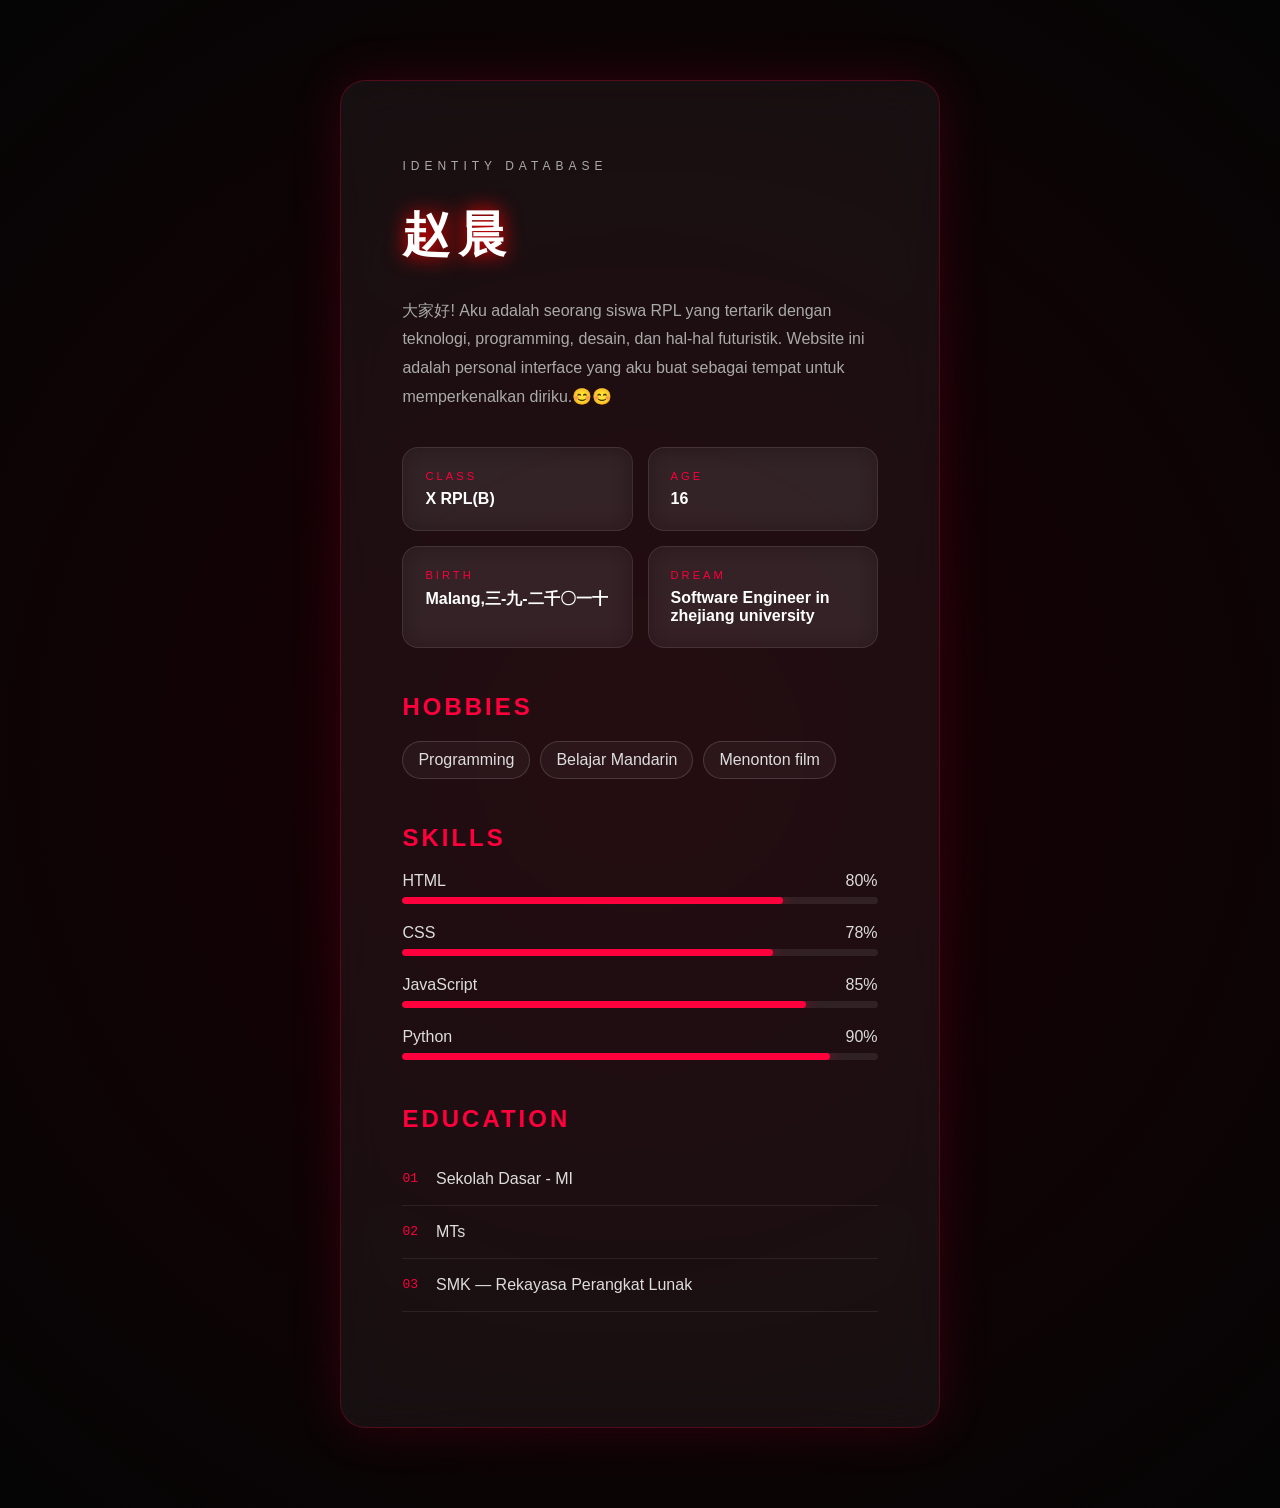
<file: pages/about.html>
<!DOCTYPE html>

<html lang="en">

<head>

<meta charset="UTF-8">

<meta name="viewport" content="width=device-width, initial-scale=1.0">


<title>Identity</title>


<link rel="stylesheet" href="../css/variables.css">

<link rel="stylesheet" href="../css/style.css">

<link rel="stylesheet" href="../css/components.css">

<link rel="stylesheet" href="../css/animation.css">


</head>


<body>


<div class="identity-page">


<div class="identity-card">


<div class="identity-container">

    <div class="identity-header">

        <p class="system-label">
            IDENTITY DATABASE
        </p>

        <h1 id="profileName">
            NEXUS USER
        </h1>

        <p id="profileAbout">
            Loading profile...
        </p>

    </div>


    <div class="identity-grid">


        <div class="info-card">

            <span class="info-label">
                CLASS
            </span>

            <strong id="profileClass">
                --
            </strong>

        </div>


        <div class="info-card">

            <span class="info-label">
                AGE
            </span>

            <strong id="profileAge">
                --
            </strong>

        </div>


        <div class="info-card">

            <span class="info-label">
                BIRTH
            </span>

            <strong id="profileBirth">
                --
            </strong>

        </div>


        <div class="info-card">

            <span class="info-label">
                DREAM
            </span>

            <strong id="profileDream">
                --
            </strong>

        </div>


    </div>


    <div class="profile-section">

        <h2>
            HOBBIES
        </h2>

        <div id="hobbyList" class="tag-container"></div>

    </div>


    <div class="profile-section">

        <h2>
            SKILLS
        </h2>

        <div id="skillList"></div>

    </div>


    <div class="profile-section">

        <h2>
            EDUCATION
        </h2>

        <div id="educationList"></div>

    </div>

</div>



<script src="../js/config.js"></script>

<script>

    document.getElementById("profileName").textContent =
        PROFILE.name;

    document.getElementById("profileAbout").textContent =
        PROFILE.about;

    document.getElementById("profileClass").textContent =
        PROFILE.class;

    document.getElementById("profileAge").textContent =
        PROFILE.age;

    document.getElementById("profileBirth").textContent =
        PROFILE.birth;

    document.getElementById("profileDream").textContent =
        PROFILE.dream;


    const hobbyList =
        document.getElementById("hobbyList");

    PROFILE.hobby.forEach(hobby => {

        const tag = document.createElement("span");

        tag.className = "hobby-tag";

        tag.textContent = hobby;

        hobbyList.appendChild(tag);

    });


    const skillList =
        document.getElementById("skillList");

    PROFILE.skills.forEach(skill => {

        skillList.innerHTML += `

            <div class="skill-item">

                <div class="skill-header">

                    <span>${skill.name}</span>

                    <span>${skill.value}%</span>

                </div>

                <div class="skill-bar">

                    <div
                        class="skill-fill"
                        style="width:${skill.value}%">
                    </div>

                </div>

            </div>

        `;

    });


    const educationList =
        document.getElementById("educationList");

    PROFILE.education.forEach((education, index) => {

        educationList.innerHTML += `

            <div class="education-item">

                <span class="education-number">
                    0${index + 1}
                </span>

                <span>
                    ${education}
                </span>

            </div>

        `;

    });

</script>


</body>

</html>
</file>
<file: css/variables.css>
:root{

    --bg:
    #050505;

    --panel:
    rgba(225,225,225,0.05);

    --red:
    #ff003c;

    --red-dark:
    #550014;

    --text:
    #ffffff;

    --gray:
    #8a8a8a;

    --glow:
    0 0 20px var(--red)

    --primary:#ff003c;

--secondary:#550014;

--glass:rgba(255,255,255,.05);

--border:rgba(255,0,60,.2);

--shadow:0 0 25px rgba(255,0,60,.2);

--radius:20px;
}

/* =========================================
   NEXUS TYPOGRAPHY
========================================= */

:root {

    --font-display:
        "Orbitron",
        sans-serif;

    --font-ui:
        "Rajdhani",
        sans-serif;

}


/* DISPLAY / TITLE */

h1,
h2,
h3,
.glitch,
.system-label,
.game-number,
.coreTitle,
.game-glitch-line {

    font-family:
        var(--font-display);

}


/* UI / BODY */

body,
button,
input,
p,
span,
strong,
small {

    font-family:
        var(--font-ui);

}

/* LOADING TITLE */
#boot-screen .glitch {
    font-family: var(--font-display);
    font-size: clamp(2rem, 9vw, 3rem);
    letter-spacing: 5px;
}
</file>
<file: css/style.css>
* {
  margin: 0;
  padding: 0;

  box-sizing: border-box;
}

body {
  width: 100%;
  min-height: 100vh;

  background: radial-gradient(circle, #1a0005, #050505);

  color: white;

  font-family: "Segoe UI", sans-serif;

  position: relative;
 
}

#boot-screen {
  height: 100vh;

  display: flex;

  justify-content: center;

  align-items: center;
}

.boot-container {
  width: 90%;
  max-width: 450px;

  text-align: center;
}

.glitch {
  font-size: 5rem;

  letter-spacing: 15px;

  color: white;

  text-shadow:
    0 0 10px red,
    0 0 30px red;
}

.boot-text {
  margin-top: 20px;

  color: #aaa;
}

.loading-box {
  width: 100%;

  height: 8px;

  background: #222;

  border: 1px solid #333;

  margin: 30px 0;
}

#progress {
  width: 0%;

  height: 100%;

  background: linear-gradient(90deg, darkred, red);

  box-shadow: 0 0 15px red;
}

#status {
  color: red;
}

.hidden {
  display: none;
}
#register-screen {
  width: 100%;
  height: 100vh;

  display: flex;

  justify-content: center;

  align-items: center;
}

.register-card {
  width: 90%;
  max-width: 380px;

  background: rgba(255, 255, 255, 0.05);

  backdrop-filter: blur(18px);

  border: 1px solid rgba(255, 0, 60, 0.25);

  border-radius: 20px;

  padding: 30px;

  text-align: center;

  box-shadow: 0 0 40px rgba(255, 0, 60, 0.15);
}

.register-card h2 {
  margin-bottom: 15px;

  letter-spacing: 3px;
}

.register-card p {
  color: #aaa;

  margin-bottom: 25px;
}

.register-card input {
  width: 100%;

  padding: 15px;

  background: #111;

  color: white;

  border: none;

  outline: none;

  border-radius: 12px;

  margin-bottom: 20px;
}

.register-card button {
  width: 100%;

  padding: 15px;

  background: #ff003c;

  color: white;

  border: none;

  border-radius: 12px;

  cursor: pointer;

  transition: 0.3s;
}

.register-card button:active {
  transform: scale(0.96);
}

#main-interface {
  width: 100%;
  height: 100vh;

  display: flex;

  justify-content: center;

  align-items: center;

  font-size: 2rem;
}
#main-interface {
  flex-direction: column;
}

#welcomeText {

    font-size: .9rem;

    letter-spacing: 3px;

    min-height: 35px;

    text-align: center;

    text-shadow: 0 0 10px red;

}

#subText {
  color: #999;

  margin-top: 20px;

  letter-spacing: 2px;
}

#enterBtn {
  margin-top: 50px;

  padding: 15px 40px;

  border: none;

  border-radius: 15px;

  background: #ff003c;

  color: white;

  font-size: 1rem;

  cursor: pointer;

  transition: 0.3s;
}

#enterBtn:active {
  transform: scale(0.95);
}

.background {
  position: fixed;

  inset: 0;

  overflow: hidden;

  z-index: -100;
}

.grid {
  position: absolute;

  width: 200%;

  height: 200%;

  background-image:
    linear-gradient(
      rgba(255, 0, 60, 0.08) 1px,

      transparent 1px
    ),
    linear-gradient(
      90deg,
      rgba(255, 0, 60, 0.08) 1px,

      transparent 1px
    );

  background-size: 70px 70px;

  transform: perspective(800px) rotateX(70deg);

  animation: gridMove 15s linear infinite;
}

.glow {
  position: absolute;

  width: 500px;

  height: 500px;

  border-radius: 50%;

  background: radial-gradient(red, transparent 70%);

  filter: blur(120px);

  opacity: 0.18;

  top: -150px;

  right: -150px;
}

.scanline {
  position: absolute;

  width: 100%;

  height: 2px;

  background: rgba(255, 0, 60, 0.35);

  animation: scan 6s linear infinite;
}

#enterBtn {
  opacity: 0;

  pointer-events: none;

  transition: 0.6s;

  box-shadow:
    0 0 15px #ff003c,
    0 0 35px #ff003c55;
}

#enterBtn:hover {
  box-shadow:
    0 0 25px #ff003c,
    0 0 60px #ff003c;
}

#subText {
  font-size: 1.4rem;

  letter-spacing: 6px;

  margin-top: 20px;

  color: #ff003c;

  text-shadow: 0 0 15px red;

  min-height: 35px;
}



.cyber-bg {
  position: fixed;

  top: 0;
  left: 0;

  width: 100%;
  height: 100%;

  overflow: hidden;

  z-index: -999;

  background: radial-gradient(circle at center, #160003, #050505 75%);
}

.grid {
  position: absolute;

  width: 220%;
  height: 220%;

  background-image:
    linear-gradient(rgba(255, 0, 60, 0.08) 1px, transparent 1px),
    linear-gradient(90deg, rgba(255, 0, 60, 0.08) 1px, transparent 1px);

  background-size: 60px 60px;

  transform: perspective(900px) rotateX(80deg);

  animation: gridMove 12s linear infinite;
}

.scan-line {
  position: absolute;

  width: 100%;

  height: 2px;

  background: #ff003c;

  box-shadow: 0 0 20px #ff003c;

  animation: scan 5s linear infinite;
}

.glow {
  position: absolute;

  border-radius: 50%;

  filter: blur(100px);

  opacity: 0.18;
}

.glow-1 {
  width: 350px;

  height: 350px;

  background: #ff003c;

  top: -100px;

  right: -100px;
}

.glow-2 {
  width: 300px;

  height: 300px;

  background: #6d001a;

  bottom: -120px;

  left: -120px;
}

.hex-container {
  position: absolute;

  width: 100%;

  height: 100%;

  overflow: hidden;
}

.hex {
  position: absolute;

  width: 90px;

  height: 100px;

  clip-path: polygon(25% 6%, 75% 6%, 100% 50%, 75% 94%, 25% 94%, 0 50%);

  border: 1px solid rgba(255, 0, 60, 0.18);

  background: rgba(255, 0, 60, 0.02);

  backdrop-filter: blur(8px);

  animation: floating 8s linear infinite;
}

.hex:nth-child(1) {
  top: 8%;

  left: 12%;
}

.hex:nth-child(2) {
  top: 22%;

  right: 8%;

  animation-duration: 11s;
}

.hex:nth-child(3) {
  bottom: 18%;

  left: 8%;

  animation-duration: 9s;
}

.hex:nth-child(4) {
  bottom: 12%;

  right: 15%;
}

.hex:nth-child(5) {
  top: 50%;

  left: 50%;
}

.hex:nth-child(6) {
  top: 68%;

  left: 28%;

  animation-duration: 13s;
}

.hex:nth-child(7) {
  top: 12%;

  left: 55%;

  animation-duration: 7s;
}

.hex:nth-child(8) {
  bottom: 32%;

  right: 42%;

  animation-duration: 10s;
}

#network {
  position: absolute;

  top: 0;
  left: 0;

  width: 100%;
  height: 100%;

  opacity: 0.45;
}

#network {
  filter: drop-shadow(0 0 6px white);
}

#network {
  pointer-events: none;
}

.hero {
  width: 100%;

  height: 100vh;

  display: flex;

  justify-content: center;

  align-items: center;
}

#main-interface {
  position: relative;
}

#hudCanvas{

position:absolute;

top:0;
left:0;

width:100%;
height:100%;

pointer-events:none;

opacity:.45;

mix-blend-mode:screen;

filter:blur(.2px);

}

#binaryCanvas {

    position: fixed;

    inset: 0;

    width: 100%;
    height: 100%;

    pointer-events: none;

    z-index: 0;

}

#busCanvas {

    position: fixed;

    inset: 0;

    width: 100%;
    height: 100%;

    pointer-events: none;

    z-index: 1;

    opacity: 0.65;
}
</file>
<file: css/components.css>
/* =========================================
   NEXUS COMPONENTS
========================================= */


/* =========================================
   BOOT / REGISTER
========================================= */

.boot-container,
.register-card {

    background:
        rgba(255,255,255,.04);

    backdrop-filter:
        blur(18px);

    -webkit-backdrop-filter:
        blur(18px);

    border:
        1px solid
        rgba(255,0,60,.18);

    box-shadow:
        0 0 25px
        rgba(255,0,60,.15);

}


.register-card {

    border-radius:
        20px;

}


button {

    transition:
        .3s;

}


button:hover {

    transform:
        translateY(-2px);

    box-shadow:
        0 0 20px #ff003c;

}


input {

    transition:
        .3s;

}


input:focus {

    border:
        1px solid
        #ff003c;

    box-shadow:
        0 0 20px
        rgba(255,0,60,.3);

}


/* =========================================
   HUD
========================================= */

.hud {

    position:
        fixed;

    inset:
        20px;

    pointer-events:
        none;

    font-size:
        .75rem;

    letter-spacing:
        3px;

    color:
        rgba(255,255,255,.65);

}


.hud::before,
.hud::after {

    content:
        "";

    position:
        absolute;

    width:
        80px;

    height:
        80px;

    border-color:
        #ff003c;

    opacity:
        .7;

}


.hud::before {

    top:
        0;

    left:
        0;

    border-top:
        1px solid;

    border-left:
        1px solid;

}


.hud::after {

    bottom:
        0;

    right:
        0;

    border-bottom:
        1px solid;

    border-right:
        1px solid;

}


.hud-top {

    position:
        absolute;

    top:
        0;

    left:
        100px;

    right:
        100px;

    display:
        flex;

    justify-content:
        space-between;

}


.hud-bottom {

    position:
        absolute;

    bottom:
        0;

    left:
        100px;

    right:
        100px;

    display:
        flex;

    justify-content:
        space-between;

}


#systemStatus {

    color:
        #ff003c;

    text-shadow:
        0 0 10px red;

}


/* =========================================
   HOME / HERO
========================================= */

.glass-panel {

    width:
        90%;

    max-width:
        600px;

    padding:
        45px 30px;

    background:
        rgba(255,255,255,.05);

    backdrop-filter:
        blur(20px);

    border:
        1px solid
        rgba(255,0,60,.25);

    border-radius:
        25px;

    text-align:
        center;

    box-shadow:
        0 0 50px
        rgba(255,0,60,.15);

    opacity:
        0;

    transform:
        translateY(40px);

    pointer-events:
        none;

}


.glass-panel.show {

    animation:

        panelReveal
        .9s
        ease
        forwards,

        blinkBorder
        2s
        infinite;

    pointer-events:
        auto;

}


.system-label {

    font-size:
        .75rem;

    letter-spacing:
        5px;

    color:
        #ff003c;

    margin-bottom:
        25px;

}


#heroName {

    font-size:
        clamp(
            2rem,
            10vw,
            3.2rem
        );

    letter-spacing:
        5px;

    text-align:
        center;

    max-width:
        90vw;

    overflow-wrap:
        anywhere;

}


#heroWelcome {

    margin-top:
        25px;

    color:
        #aaa;

    letter-spacing:
        3px;

}


.access-buttons {

    display:
        flex;

    gap:
        15px;

    justify-content:
        center;

    margin-top:
        40px;

}


.access-buttons button {

    background:
        rgba(255,0,60,.15);

    border:
        1px solid
        #ff003c;

    color:
        white;

    padding:
        14px 25px;

    border-radius:
        15px;

}


.access-buttons button:active {

    transform:
        scale(.95);

}


/* =========================================
   IDENTITY LEGACY
========================================= */

.identity-page {

    width:
        100%;

    min-height:
        100vh;

    display:
        flex;

    justify-content:
        center;

    align-items:
        flex-start;

    padding:
        80px 0;

    box-sizing:
        border-box;

}


.identity-card {

    width:
        90%;

    max-width:
        600px;

    padding:
        35px;

    background:
        rgba(255,255,255,.05);

    backdrop-filter:
        blur(20px);

    border:
        1px solid
        rgba(255,0,60,.25);

    border-radius:
        25px;

    box-shadow:
        0 0 50px
        rgba(255,0,60,.15);

}


#profileName {

    font-size:
        3rem;

    letter-spacing:
        8px;

    margin-bottom:
        30px;

    text-shadow:
        0 0 20px red;

}


.data-box {

    border-left:
        2px solid
        #ff003c;

    padding-left:
        20px;

}


.data-box p {

    margin:
        15px 0;

    color:
        #aaa;

    letter-spacing:
        2px;

}


.data-box span {

    color:
        white;

}


#about {

    margin-top:
        30px;

    color:
        #aaa;

}


/* =========================================
   DASHBOARD LEGACY
========================================= */

.dashboard {

    width:
        100%;

    min-height:
        100vh;

    display:
        flex;

    justify-content:
        center;

    align-items:
        center;

}


.dash-card {

    width:
        90%;

    max-width:
        650px;

    padding:
        35px;

    background:
        rgba(255,255,255,.05);

    backdrop-filter:
        blur(20px);

    border-radius:
        25px;

    border:
        1px solid
        rgba(255,0,60,.25);

}


#clock {

    font-size:
        4rem;

    letter-spacing:
        8px;

    text-align:
        center;

    text-shadow:
        0 0 20px red;

}


#date {

    text-align:
        center;

    color:
        #aaa;

}


/* =========================================
   STATUS / SETTINGS
========================================= */

.status-box,
.music-box,
.setting-box {

    margin-top:
        25px;

    padding:
        20px;

    background:
        rgba(255,255,255,.04);

    border-radius:
        15px;

    border-left:
        2px solid
        #ff003c;

}


.status-box span {

    color:
        #ff003c;

}


.setting-box input {

    width:
        65%;

    padding:
        12px;

    background:
        #111;

    border:
        none;

    color:
        white;

    border-radius:
        10px;

}


.setting-box button {

    padding:
        12px 20px;

    background:
        #ff003c;

    border:
        none;

    color:
        white;

    border-radius:
        10px;

}


/* =========================================
   ACCESS
========================================= */

#accessBtn {

    position:
        fixed !important;

    left:
        16px;

    bottom:
        16px;

    z-index:
        9000;

    padding:
        8px 13px;

    border:
        1px solid
        rgba(255,0,60,.35);

    border-radius:
        9px;

    background:
        rgba(5,5,5,.8);

    color:
        rgba(255,255,255,.8);

    font-size:
        .65rem;

    letter-spacing:
        2px;

    white-space:
        nowrap;

    box-sizing:
        border-box;

}


#accessPanel {

    position:
        fixed !important;

    left:
        16px;

    bottom:
        58px;

    width:
        170px;

    max-width:
        calc(100vw - 32px);

    box-sizing:
        border-box;

    padding:
        10px;

    z-index:
        8999;

    background:
        rgba(7,7,7,.94);

    backdrop-filter:
        blur(16px);

    border:
        1px solid
        rgba(255,0,60,.25);

    border-radius:
        14px;

    opacity:
        0;

    transform:
        translateY(8px);

    pointer-events:
        none;

    transition:
        .25s ease;

}


#accessPanel.show {

    opacity:
        1;

    transform:
        translateY(0);

    pointer-events:
        auto;

}


/* =========================================
   LEGACY MUSIC
========================================= */

#musicControl {

    position:
        fixed;

    right:
        25px;

    bottom:
        25px;

    display:
        flex;

    align-items:
        center;

    gap:
        10px;

    padding:
        12px;

    background:
        rgba(255,255,255,.05);

    backdrop-filter:
        blur(15px);

    border:
        1px solid
        rgba(255,0,60,.3);

    border-radius:
        20px;

}


#musicBtn {

    width:
        45px;

    height:
        45px;

    border-radius:
        50%;

    background:
        #ff003c;

    color:
        white;

    border:
        none;

    box-shadow:
        0 0 20px
        #ff003c;

}


#volume {

    width:
        90px;

    accent-color:
        #ff003c;

}


/* =========================================
   AI CORE
========================================= */

#aiCore {

    position:
        fixed;

    top:
        30px;

    right:
        30px;

    width:
        260px;

    padding:
        18px;

    background:
        rgba(0,0,0,.35);

    backdrop-filter:
        blur(18px);

    border:
        1px solid
        rgba(255,255,255,.15);

    border-left:
        3px solid
        #ff003c;

    border-radius:
        18px;

    opacity:
        0;

    transform:
        translateY(-25px);

    transition:
        .6s;

    pointer-events:
        none;

    box-shadow:
        0 0 30px
        rgba(255,0,60,.2);

}


#aiCore.show {

    opacity:
        1;

    transform:
        translateY(0);

}


.coreTitle {

    color:
        #ff003c;

    font-size:
        .75rem;

    letter-spacing:
        4px;

    margin-bottom:
        10px;

}


#coreMessage {

    color:
        white;

    line-height:
        1.6;

    font-size:
        .9rem;

    letter-spacing:
        1px;

}


/* =========================================
   RADAR
========================================= */

#radarBox {

    position:
        fixed;

    left:
        25px;

    bottom:
        25px;

    width:
        180px;

    height:
        180px;

    display:
        flex;

    justify-content:
        center;

    align-items:
        center;

    pointer-events:
        none;

}


#radarCanvas {

    width:
        180px;

    height:
        180px;

    opacity:
        .9;

    filter:
        drop-shadow(
            0 0 10px
            rgba(255,0,60,.4)
        );

}


#radarText {

    position:
        absolute;

    bottom:
        -22px;

    font-size:
        .7rem;

    letter-spacing:
        3px;

    color:
        #ff003c;

}


/* =========================================
   LEGACY PROFILE
========================================= */

.section {

    margin-top:
        35px;

}


.section h2 {

    margin-bottom:
        15px;

    letter-spacing:
        3px;

    color:
        #ff003c;

}


.skill {

    margin-bottom:
        18px;

}


.skill-title {

    display:
        flex;

    justify-content:
        space-between;

    margin-bottom:
        6px;

    font-size:
        .9rem;

}


.bar {

    height:
        8px;

    background:
        #222;

    border-radius:
        20px;

    overflow:
        hidden;

}


.fill {

    height:
        100%;

    background:
        linear-gradient(
            90deg,
            #ff003c,
            #ff6b81
        );

    box-shadow:
        0 0 12px
        rgba(255,0,60,.6);

    border-radius:
        20px;

    animation:
        growBar
        1.5s
        ease;

}


@keyframes growBar {

    from {

        width:
            0 !important;

    }

}


#eduList {

    padding-left:
        18px;

}


#eduList li {

    margin:
        10px 0;

    color:
        #bbb;

}


/* =========================================
   IDENTITY PAGE
========================================= */

.identity-container {

    width:
        min(900px,90%);

    margin:
        0 auto;

    padding:
        40px 0 80px;

}


.identity-header {

    margin-bottom:
        35px;

}


.identity-header h1 {

    margin:
        8px 0 15px;

    font-size:
        clamp(
            2rem,
            7vw,
            4rem
        );

    letter-spacing:
        4px;

}


.identity-header p {

    color:
        #aaa;

    line-height:
        1.8;

}


.identity-grid {

    display:
        grid;

    grid-template-columns:
        repeat(2,1fr);

    gap:
        15px;

}


.info-card {

    padding:
        22px;

    background:
        rgba(255,255,255,.04);

    border:
        1px solid
        rgba(255,255,255,.1);

    border-radius:
        16px;

    backdrop-filter:
        blur(12px);

}


.info-label {

    display:
        block;

    color:
        #ff003c;

    font-size:
        .7rem;

    letter-spacing:
        3px;

    margin-bottom:
        8px;

}


.info-card strong {

    color:
        white;

}


.profile-section {

    margin-top:
        45px;

}


.profile-section h2 {

    color:
        #ff003c;

    letter-spacing:
        3px;

    margin-bottom:
        20px;

}


.tag-container {

    display:
        flex;

    flex-wrap:
        wrap;

    gap:
        10px;

}


.hobby-tag {

    padding:
        9px 15px;

    border:
        1px solid
        rgba(255,255,255,.15);

    border-radius:
        999px;

    color:
        #ddd;

    background:
        rgba(255,255,255,.04);

}


.skill-item {

    margin-bottom:
        20px;

}


.skill-header {

    display:
        flex;

    justify-content:
        space-between;

    margin-bottom:
        7px;

    color:
        #ddd;

}


.skill-bar {

    height:
        7px;

    background:
        rgba(255,255,255,.08);

    border-radius:
        10px;

    overflow:
        hidden;

}


.skill-fill {

    height:
        100%;

    background:
        #ff003c;

    box-shadow:
        0 0 15px
        rgba(255,0,60,.6);

    border-radius:
        inherit;

}


.education-item {

    display:
        flex;

    align-items:
        center;

    gap:
        18px;

    padding:
        17px 0;

    border-bottom:
        1px solid
        rgba(255,255,255,.08);

    color:
        #ddd;

}


.education-number {

    color:
        #ff003c;

    font-family:
        monospace;

}


/* =========================================
   MUSIC
========================================= */

.now-playing {

    padding:
        5px 0 20px;

}


.now-playing strong {

    display:
        block;

    margin-top:
        8px;

    color:
        #fff;

    font-size:
        1rem;

    letter-spacing:
        1px;

}


.music-controls {

    display:
        flex;

    align-items:
        center;

    gap:
        15px;

    margin-bottom:
        20px;

}


#musicToggle {

    width:
        46px;

    height:
        46px;

    flex-shrink:
        0;

    border:
        1px solid
        #ff003c;

    border-radius:
        50%;

    background:
        rgba(255,0,60,.12);

    color:
        #fff;

    cursor:
        pointer;

    box-shadow:
        0 0 15px
        rgba(255,0,60,.2);

}


#musicVolume {

    width:
        100%;

    accent-color:
        #ff003c;

}


.song-list {

    display:
        flex;

    flex-direction:
        column;

    gap:
        8px;

}


.song-option {

    width:
        100%;

    display:
        flex;

    align-items:
        center;

    gap:
        15px;

    padding:
        13px 15px;

    border:
        1px solid
        rgba(255,255,255,.08);

    border-radius:
        12px;

    background:
        rgba(255,255,255,.025);

    color:
        #aaa;

    text-align:
        left;

    cursor:
        pointer;

    transition:
        .25s ease;

}


.song-option span {

    width:
        25px;

    color:
        #666;

    font-family:
        monospace;

}


.song-option strong {

    color:
        #bbb;

    font-weight:
        500;

}


.song-option:hover {

    border-color:
        rgba(255,0,60,.35);

}


.song-option.active {

    border-color:
        rgba(255,0,60,.65);

    background:
        rgba(255,0,60,.08);

}


.song-option.active span {

    color:
        #ff003c;

}


.song-option.active strong {

    color:
        #fff;

}


/* =========================================
   MUSIC DISC
========================================= */

#music-disc {

    position:
        fixed !important;

    width:
        46px;

    height:
        46px;

    right:
        18px;

    bottom:
        18px;

    z-index:
        10000 !important;

    display:
        flex;

    align-items:
        center;

    justify-content:
        center;

    border-radius:
        50%;

    border:
        1px solid
        rgba(255,255,255,.2);

    background:
        radial-gradient(
            circle,
            #242424 0 14%,
            #0d0d0d 15% 48%,
            #181818 49% 56%,
            #050505 57%
        );

    box-shadow:
        0 0 14px
        rgba(255,0,60,.25);

    cursor:
        pointer;

    pointer-events:
        auto !important;

    touch-action:
        manipulation;

}


#music-disc::before {

    content:
        "";

    position:
        absolute;

    inset:
        4px;

    border-radius:
        50%;

    border:
        1px solid
        rgba(255,255,255,.08);

    pointer-events:
        none;

}


#music-disc.playing::after {

    content:
        "";

    position:
        absolute;

    inset:
        -5px;

    border-radius:
        50%;

    border:
        1px solid
        rgba(255,0,60,.18);

    animation:
        musicPulse
        2s
        ease-in-out
        infinite;

}


@keyframes musicPulse {

    0%,100% {

        opacity:
            .25;

        transform:
            scale(.95);

    }

    50% {

        opacity:
            .7;

        transform:
            scale(1.05);

    }

}


@keyframes discRotate {

    from {

        transform:
            rotate(0deg);

    }

    to {

        transform:
            rotate(360deg);

    }

}


#music-disc:active {

    transform:
        scale(.92);

}


#music-disc.playing {

    animation:
        discRotate
        4s
        linear
        infinite;

}


#music-disc:hover {

    transform:
        scale(1.08);

}


#music-disc .disc-inner {

    width:
        8px;

    height:
        8px;

    border-radius:
        50%;

    background:
        #ff003c;

    box-shadow:
        0 0 8px
        rgba(255,0,60,.7);

}


.music-note {

    position:
        absolute;

    top:
        -3px;

    right:
        -3px;

    color:
        #ff003c;

    font-size:
        9px;

}


/* =========================================
   MUSIC PANEL
========================================= */

#music-panel {

    position:
        fixed !important;

    right:
        16px;

    bottom:
        78px;

    width:
        min(
            300px,
            calc(100vw - 32px)
        );

    max-height:
        65vh;

    overflow-y:
        auto;

    z-index:
        9999 !important;

    box-sizing:
        border-box;

    padding:
        18px;

    background:
        rgba(7,7,7,.94);

    backdrop-filter:
        blur(18px);

    border:
        1px solid
        rgba(255,0,60,.25);

    border-radius:
        16px;

    opacity:
        0;

    transform:
        translateY(10px)
        scale(.96);

    pointer-events:
        none;

    transition:
        .25s ease;

}


#music-panel.show {

    opacity:
        1;

    transform:
        translateY(0)
        scale(1);

    pointer-events:
        auto;

}


/* =========================================
   PAGE SECTIONS
========================================= */

.page-section {

    display:
        none;

    width:
        100%;

    min-height:
        100vh;

    box-sizing:
        border-box;

    padding:
        70px 0 100px;

}


.page-section.active {

    display:
        block;

}


.hero.active {

    display:
        flex;

}


.dashboard-container > h1,
.identity-container > h1 {

    font-size:
        clamp(
            1.8rem,
            8vw,
            3rem
        );

    line-height:
        1.1;

    letter-spacing:
        3px;

    overflow-wrap:
        anywhere;

}


/* =========================================
   ENTER SYSTEM
========================================= */

#enterBtn {

    display:
        block;

    position:
        relative;

    z-index:
        50;

    width:
        auto;

    margin:
        25px auto 0;

    padding:
        12px 26px;

    border:
        1px solid
        rgba(255,0,60,.6);

    border-radius:
        10px;

    background:
        rgba(255,0,60,.08);

    color:
        #ffffff;

    font-size:
        .72rem;

    font-family:
        inherit;

    letter-spacing:
        3px;

    cursor:
        pointer;

    opacity:
        1;

    visibility:
        visible;

    pointer-events:
        auto;

    box-shadow:
        0 0 15px
        rgba(255,0,60,.2);

    transition:
        .25s ease;

}


#enterBtn:hover {

    background:
        rgba(255,0,60,.16);

    box-shadow:
        0 0 25px
        rgba(255,0,60,.35);

}


#enterBtn:active {

    transform:
        scale(.96);

}


/* =========================================
   GAMES
========================================= */

.games-container {

    width:
        min(900px,90%);

    margin:
        0 auto;

    padding:
        40px 0 80px;

}


.games-container > h1 {

    font-size:
        clamp(
            1.8rem,
            8vw,
            3rem
        );

    letter-spacing:
        3px;

    line-height:
        1.1;

    overflow-wrap:
        anywhere;

}


.games-subtitle {

    color:
        #888;

    margin-bottom:
        30px;

}


.game-grid {

    display:
        grid;

    grid-template-columns:
        repeat(3,1fr);

    gap:
        15px;

}


.game-card {

    position:
        relative;

    min-height:
        180px;

    padding:
        22px;

    text-align:
        left;

    border:
        1px solid
        rgba(255,255,255,.1);

    border-radius:
        18px;

    background:
        rgba(255,255,255,.035);

    color:
        white;

    cursor:
        pointer;

    overflow:
        hidden;

    transition:
        .25s ease;

}


.game-card:hover {

    border-color:
        rgba(255,0,60,.4);

    transform:
        translateY(-3px);

}


.game-number {

    display:
        block;

    margin-bottom:
        30px;

    color:
        #ff003c;

    font-family:
        monospace;

}


.game-card strong {

    display:
        block;

    letter-spacing:
        2px;

}


.game-card small {

    display:
        block;

    margin-top:
        10px;

    color:
        #777;

}


/* =========================================
   GAME INSTRUCTION
========================================= */

#gameInstruction {

    position:
        fixed;

    inset:
        0;

    z-index:
        12000;

    display:
        flex;

    align-items:
        center;

    justify-content:
        center;

    padding:
        20px;

    background:
        rgba(0,0,0,.55);

    backdrop-filter:
        blur(7px);

    opacity:
        0;

    pointer-events:
        none;

    transition:
        .25s ease;

}


#gameInstruction.show {

    opacity:
        1;

    pointer-events:
        auto;

}


.game-instruction-box {

    position:
        relative;

    width:
        min(460px,100%);

    padding:
        28px;

    background:
        rgba(12,12,12,.72);

    backdrop-filter:
        blur(18px);

    border:
        1px solid
        rgba(255,0,60,.4);

    border-radius:
        16px;

    box-shadow:
        0 0 30px
        rgba(0,0,0,.5);

    animation:
        gameGlitchIn
        .5s
        steps(4);

    overflow:
        hidden;

}


.game-glitch-line {

    color:
        #ff003c;

    font-family:
        monospace;

    font-size:
        .7rem;

    letter-spacing:
        3px;

    margin-bottom:
        12px;

}


.game-instruction-box h2 {

    margin:
        0;

    font-size:
        1.7rem;

    letter-spacing:
        3px;

}


.game-instruction-box p {

    margin:
        18px 0 25px;

    color:
        #aaa;

    line-height:
        1.7;

}


#startGameBtn,
#closeGameInstruction {

    padding:
        11px 18px;

    border-radius:
        9px;

    cursor:
        pointer;

    letter-spacing:
        2px;

}


#startGameBtn {

    border:
        1px solid
        rgba(255,0,60,.5);

    background:
        rgba(255,0,60,.1);

    color:
        white;

}


#closeGameInstruction {

    margin-left:
        8px;

    border:
        1px solid
        rgba(255,255,255,.1);

    background:
        transparent;

    color:
        #888;

}


@keyframes gameGlitchIn {

    0% {

        opacity:
            0;

        transform:
            translateX(-8px)
            skewX(8deg);

        clip-path:
            inset(40% 0 40% 0);

    }

    35% {

        transform:
            translateX(6px)
            skewX(-6deg);

        clip-path:
            inset(10% 0 70% 0);

    }

    60% {

        transform:
            translateX(-3px)
            skewX(3deg);

        clip-path:
            inset(70% 0 5% 0);

    }

    100% {

        opacity:
            1;

        transform:
            translateX(0)
            skewX(0);

        clip-path:
            inset(0);

    }

}


/* =========================================
   LEGACY TEXT / LIGHT GLITCH
========================================= */

.glitch-target {

    position:
        relative;

}


.glitch-target.is-glitching {

    animation:
        nexusGlitch
        .18s
        steps(2,end);

}


.glitch-target.is-glitching::before,
.glitch-target.is-glitching::after {

    content:
        "";

    position:
        absolute;

    inset:
        0;

    pointer-events:
        none;

    z-index:
        50;

    border-radius:
        inherit;

}


.glitch-target.is-glitching::before {

    background:
        repeating-linear-gradient(
            to bottom,
            transparent 0,
            transparent 8px,
            rgba(255,0,60,.12) 9px,
            transparent 10px
        );

    mix-blend-mode:
        screen;

    transform:
        translateX(3px);

}


.glitch-target.is-glitching::after {

    border:
        1px solid
        rgba(255,255,255,.22);

    transform:
        translateX(-3px);

    opacity:
        .7;

}


@keyframes nexusGlitch {

    0% {

        transform:
            translate(0,0)
            skewX(0deg);

        filter:
            none;

    }

    15% {

        transform:
            translate(-3px,1px)
            skewX(-1deg);

        filter:
            contrast(1.35);

    }

    30% {

        transform:
            translate(4px,-1px)
            skewX(2deg);

    }

    45% {

        transform:
            translate(-2px,0)
            skewX(-1deg);

        filter:
            contrast(1.5);

    }

    60% {

        transform:
            translate(3px,1px)
            skewX(1deg);

    }

    75% {

        transform:
            translate(-1px,-1px)
            skewX(0deg);

        filter:
            contrast(1.2);

    }

    100% {

        transform:
            translate(0,0)
            skewX(0deg);

        filter:
            none;

    }

}


.glitch-text {

    position:
        relative;

}


.glitch-text.is-glitching {

    animation:
        textGlitch
        .16s
        steps(2,end);

}


@keyframes textGlitch {

    0% {
        transform: translateX(0);
    }

    20% {
        transform: translateX(-2px);
    }

    40% {
        transform: translateX(3px);
    }

    60% {
        transform: translateX(-1px);
    }

    80% {
        transform: translateX(2px);
    }

    100% {
        transform: translateX(0);
    }

}


.glitch-light {

    animation:
        nexusLightGlitch
        .22s
        steps(2,end);

}


@keyframes nexusLightGlitch {

    0% {

        transform:
            translate(0,0);

        filter:
            none;

    }

    20% {

        transform:
            translate(-2px,1px);

        filter:
            contrast(1.25);

    }

    40% {

        transform:
            translate(3px,-1px);

    }

    60% {

        transform:
            translate(-2px,0);

        filter:
            contrast(1.4);

    }

    80% {

        transform:
            translate(1px,1px);

    }

    100% {

        transform:
            translate(0,0);

        filter:
            none;

    }

}


/* =========================================
   GAME HEAVY GLITCH
========================================= */

.game-instruction-box::before {

    content:
        "";

    position:
        absolute;

    inset:
        0;

    pointer-events:
        none;

    opacity:
        0;

    z-index:
        20;

    background:
        repeating-linear-gradient(
            to bottom,

            transparent 0,
            transparent 8px,

            rgba(
                0,
                255,
                255,
                .9
            ) 8px,

            rgba(
                0,
                255,
                255,
                .9
            ) 10px,

            transparent 10px,
            transparent 19px
        );

    mix-blend-mode:
        screen;

}


.game-instruction-box::after {

    content:
        "";

    position:
        absolute;

    inset:
        0;

    pointer-events:
        none;

    opacity:
        0;

    z-index:
        21;

    background:
        linear-gradient(
            90deg,

            rgba(
                255,
                0,
                180,
                .9
            ),

            transparent 30%,

            transparent 70%,

            rgba(
                255,
                240,
                0,
                .85
            )
        );

    mix-blend-mode:
        screen;

}


.game-instruction-box.glitch-heavy {

    animation:
        gameHeavyGlitch
        .45s
        steps(2,end);

}


.game-instruction-box.glitch-heavy::before {

    opacity:
        1;

    animation:
        gameCyanGlitch
        .45s
        steps(5,end);

}


.game-instruction-box.glitch-heavy::after {

    opacity:
        .9;

    animation:
        gameColorGlitch
        .45s
        steps(4,end);

}


@keyframes gameHeavyGlitch {

    0% {

        transform:
            translate(0,0)
            skewX(0);

        clip-path:
            inset(0);

    }

    10% {

        transform:
            translate(-8px,1px)
            skewX(-3deg);

        clip-path:
            inset(8% 0 78% 0);

    }

    22% {

        transform:
            translate(11px,-2px)
            skewX(4deg);

        clip-path:
            inset(48% 0 34% 0);

    }

    35% {

        transform:
            translate(-6px,0);

        clip-path:
            inset(16% 0 64% 0);

    }

    48% {

        transform:
            translate(9px,2px)
            skewX(-2deg);

        clip-path:
            inset(72% 0 9% 0);

    }

    61% {

        transform:
            translate(-7px,-1px);

        clip-path:
            inset(34% 0 43% 0);

    }

    75% {

        transform:
            translate(5px,1px);

        clip-path:
            inset(84% 0 4% 0);

    }

    88% {

        transform:
            translate(-3px,0);

        clip-path:
            inset(10% 0 71% 0);

    }

    100% {

        transform:
            translate(0,0)
            skewX(0);

        clip-path:
            inset(0);

    }

}


@keyframes gameCyanGlitch {

    0% {

        transform:
            translateX(0);

        clip-path:
            inset(0);

    }

    15% {

        transform:
            translateX(-30px);

        clip-path:
            inset(12% 0 72% 0);

    }

    31% {

        transform:
            translateX(36px);

        clip-path:
            inset(48% 0 37% 0);

    }

    49% {

        transform:
            translateX(-19px);

        clip-path:
            inset(72% 0 11% 0);

    }

    67% {

        transform:
            translateX(26px);

        clip-path:
            inset(28% 0 57% 0);

    }

    84% {

        transform:
            translateX(-12px);

        clip-path:
            inset(83% 0 4% 0);

    }

    100% {

        transform:
            translateX(0);

        clip-path:
            inset(0);

    }

}


@keyframes gameColorGlitch {

    0% {

        transform:
            translateX(0);

        clip-path:
            inset(0);

    }

    18% {

        transform:
            translateX(24px);

        clip-path:
            inset(5% 0 80% 0);

    }

    35% {

        transform:
            translateX(-34px);

        clip-path:
            inset(39% 0 46% 0);

    }

    52% {

        transform:
            translateX(17px);

        clip-path:
            inset(69% 0 16% 0);

    }

    70% {

        transform:
            translateX(-25px);

        clip-path:
            inset(22% 0 63% 0);

    }

    88% {

        transform:
            translateX(13px);

        clip-path:
            inset(78% 0 7% 0);

    }

    100% {

        transform:
            translateX(0);

        clip-path:
            inset(0);

    }

}


/* =========================================
   GENERAL PANEL GLITCH
========================================= */

/* =========================================
   NEXUS ULTRA PANEL GLITCH
   BRIGHT PURPLE + RGB
========================================= */

.panel-glitch {

    position: relative;

    isolation: isolate;

}


/* =========================================
   MAIN GLITCH LAYERS
========================================= */

.panel-glitch::before,
.panel-glitch::after {

    content: "";

    position: absolute;

    pointer-events: none;

    border-radius: inherit;

}


/* -----------------------------------------
   PURPLE CORE
----------------------------------------- */

.panel-glitch::before {

    inset: -4px;

    z-index: 50;

    border:
        2px solid
        rgb(198, 74, 255);

    box-shadow:

        0 0 8px
        rgb(198, 74, 255),

        0 0 20px
        rgba(180,50,255,.95),

        -8px 0
        rgba(180,35,255,.95),

        8px 0
        rgba(225,50,255,.75);

    opacity: 0;

}


/* -----------------------------------------
   RGB EDGE
----------------------------------------- */

.panel-glitch::after {

    inset: -2px;

    z-index: 51;

    border:
        2px solid
        rgba(255,255,255,.95);

    box-shadow:

        7px 0
        rgba(0,255,255,.95),

        -7px 0
        rgba(255,0,120,.95),

        0 0 10px
        rgba(255,255,255,.8);

    opacity: 0;

}


/* =========================================
   ACTIVE
========================================= */

.panel-glitch-active {

    animation:

        nexusPanelShake
        .52s
        steps(10,end),

        nexusPanelFlash
        .52s
        steps(4,end);

}


/* PURPLE */

.panel-glitch-active::before {

    opacity: 1;

    animation:

        nexusPurpleGlitch
        .52s
        steps(12,end);

}


/* RGB */

.panel-glitch-active::after {

    opacity: 1;

    animation:

        nexusRGBGlitch
        .52s
        steps(12,end);

}


/* =========================================
   PANEL VIBRATION
========================================= */

@keyframes nexusPanelShake {

    0% {
        transform:
            translate(0,0);
    }

    8% {
        transform:
            translate(-4px,1px);
    }

    16% {
        transform:
            translate(6px,-2px);
    }

    24% {
        transform:
            translate(-8px,2px);
    }

    32% {
        transform:
            translate(7px,-1px);
    }

    40% {
        transform:
            translate(-6px,2px);
    }

    48% {
        transform:
            translate(9px,0);
    }

    56% {
        transform:
            translate(-7px,-2px);
    }

    64% {
        transform:
            translate(6px,2px);
    }

    72% {
        transform:
            translate(-5px,0);
    }

    82% {
        transform:
            translate(4px,-1px);
    }

    92% {
        transform:
            translate(-2px,1px);
    }

    100% {
        transform:
            translate(0,0);
    }

}


/* =========================================
   WHITE FLASH
========================================= */

@keyframes nexusPanelFlash {

    0% {
        filter:
            brightness(1);
    }

    22% {
        filter:
            brightness(1.45);
    }

    38% {
        filter:
            brightness(.85);
    }

    54% {
        filter:
            brightness(1.6);
    }

    70% {
        filter:
            brightness(.95);
    }

    100% {
        filter:
            brightness(1);
    }

}


/* =========================================
   PURPLE GLITCH
========================================= */

@keyframes nexusPurpleGlitch {

    0% {

        clip-path:
            inset(0);

        transform:
            translateX(0);

    }

    8% {

        clip-path:
            inset(
                5% 0 86% 0
            );

        transform:
            translateX(-18px);

    }

    17% {

        clip-path:
            inset(
                58% 0 24% 0
            );

        transform:
            translateX(15px);

    }

    27% {

        clip-path:
            inset(
                20% 0 62% 0
            );

        transform:
            translateX(-23px);

    }

    38% {

        clip-path:
            inset(
                74% 0 8% 0
            );

        transform:
            translateX(18px);

    }

    49% {

        clip-path:
            inset(
                39% 0 43% 0
            );

        transform:
            translateX(-14px);

    }

    61% {

        clip-path:
            inset(
                8% 0 80% 0
            );

        transform:
            translateX(24px);

    }

    73% {

        clip-path:
            inset(
                67% 0 14% 0
            );

        transform:
            translateX(-20px);

    }

    84% {

        clip-path:
            inset(
                28% 0 54% 0
            );

        transform:
            translateX(13px);

    }

    93% {

        clip-path:
            inset(
                82% 0 5% 0
            );

        transform:
            translateX(-8px);

    }

    100% {

        clip-path:
            inset(0);

        transform:
            translateX(0);

    }

}


/* =========================================
   RGB GLITCH
========================================= */

@keyframes nexusRGBGlitch {

    0% {

        clip-path:
            inset(0);

        transform:
            translateX(0);

    }

    10% {

        clip-path:
            inset(
                68% 0 14% 0
            );

        transform:
            translateX(22px);

    }

    21% {

        clip-path:
            inset(
                8% 0 82% 0
            );

        transform:
            translateX(-19px);

    }

    33% {

        clip-path:
            inset(
                43% 0 34% 0
            );

        transform:
            translateX(25px);

    }

    45% {

        clip-path:
            inset(
                5% 0 87% 0
            );

        transform:
            translateX(-21px);

    }

    57% {

        clip-path:
            inset(
                73% 0 10% 0
            );

        transform:
            translateX(18px);

    }

    69% {

        clip-path:
            inset(
                25% 0 60% 0
            );

        transform:
            translateX(-26px);

    }

    81% {

        clip-path:
            inset(
                84% 0 4% 0
            );

        transform:
            translateX(16px);

    }

    92% {

        clip-path:
            inset(
                36% 0 46% 0
            );

        transform:
            translateX(-11px);

    }

    100% {

        clip-path:
            inset(0);

        transform:
            translateX(0);

    }

}


/* =========================================
   MOBILE
========================================= */

@media (max-width: 700px) {

    .game-grid {

        grid-template-columns:
            1fr;

    }

    .game-card {

        min-height:
            140px;

    }

}

/* =========================================
   GAME INSTRUCTION - CLEAR GLITCH OVERRIDE
========================================= */

.game-instruction-box.glitch-heavy {

    animation:
        gameBoxShake
        .65s
        steps(12, end) !important;

}


/* PURPLE / BLACK */

.game-instruction-box.glitch-heavy::before {

    opacity:
        1 !important;

    animation:
        gamePurpleBurst
        .65s
        steps(10, end) !important;

}


/* RGB */

.game-instruction-box.glitch-heavy::after {

    opacity:
        1 !important;

    animation:
        gameRGBBurst
        .65s
        steps(10, end) !important;

}


/* =========================================
   MAIN BOX VIBRATION
========================================= */

@keyframes gameBoxShake {

    0% {
        transform:
            translate(0,0);
    }

    8% {
        transform:
            translate(-5px,1px);
    }

    16% {
        transform:
            translate(7px,-2px);
    }

    24% {
        transform:
            translate(-8px,2px);
    }

    32% {
        transform:
            translate(6px,-1px);
    }

    40% {
        transform:
            translate(-7px,2px);
    }

    50% {
        transform:
            translate(8px,0);
    }

    60% {
        transform:
            translate(-6px,-2px);
    }

    70% {
        transform:
            translate(7px,2px);
    }

    82% {
        transform:
            translate(-5px,0);
    }

    92% {
        transform:
            translate(3px,-1px);
    }

    100% {
        transform:
            translate(0,0);
    }

}


/* =========================================
   PURPLE / BLACK
========================================= */

@keyframes gamePurpleBurst {

    0% {
        clip-path:
            inset(0);

        transform:
            translateX(0);
    }

    10% {
        clip-path:
            inset(6% 0 82% 0);

        transform:
            translateX(-20px);
    }

    20% {
        clip-path:
            inset(57% 0 22% 0);

        transform:
            translateX(17px);
    }

    31% {
        clip-path:
            inset(18% 0 63% 0);

        transform:
            translateX(-24px);
    }

    43% {
        clip-path:
            inset(74% 0 9% 0);

        transform:
            translateX(19px);
    }

    55% {
        clip-path:
            inset(37% 0 42% 0);

        transform:
            translateX(-17px);
    }

    67% {
        clip-path:
            inset(9% 0 78% 0);

        transform:
            translateX(23px);
    }

    79% {
        clip-path:
            inset(68% 0 13% 0);

        transform:
            translateX(-19px);
    }

    90% {
        clip-path:
            inset(27% 0 56% 0);

        transform:
            translateX(12px);
    }

    100% {
        clip-path:
            inset(0);

        transform:
            translateX(0);
    }

}


/* =========================================
   RGB
========================================= */

@keyframes gameRGBBurst {

    0% {
        clip-path:
            inset(0);

        transform:
            translateX(0);
    }

    12% {
        clip-path:
            inset(72% 0 10% 0);

        transform:
            translateX(22px);
    }

    25% {
        clip-path:
            inset(8% 0 80% 0);

        transform:
            translateX(-18px);
    }

    38% {
        clip-path:
            inset(45% 0 30% 0);

        transform:
            translateX(25px);
    }

    51% {
        clip-path:
            inset(4% 0 87% 0);

        transform:
            translateX(-21px);
    }

    63% {
        clip-path:
            inset(69% 0 17% 0);

        transform:
            translateX(18px);
    }

    76% {
        clip-path:
            inset(24% 0 59% 0);

        transform:
            translateX(-24px);
    }

    88% {
        clip-path:
            inset(83% 0 5% 0);

        transform:
            translateX(15px);
    }

    100% {
        clip-path:
            inset(0);

        transform:
            translateX(0);
    }

}

/* =========================================
   MEMORY GRID
   MOBILE FIRST
========================================= */

#gameRuntime {

    position: fixed;

    inset: 0;

    z-index: 13000;

    display: none;

    align-items: center;

    justify-content: center;

    padding: 16px;

    box-sizing: border-box;

    background:
        rgba(0,0,0,.92);

}


#gameRuntime.active {

    display: flex;

}


.memory-game {

    width:
        min(
            100%,
            430px
        );

    max-height:
        90vh;

    overflow-y:
        auto;

    padding:
        20px;

    box-sizing:
        border-box;

    border:
        1px solid
        rgba(255,255,255,.12);

    border-radius:
        18px;

    background:
        rgba(10,10,10,.94);

    backdrop-filter:
        blur(16px);

}


.memory-header {

    display:
        flex;

    align-items:
        center;

    justify-content:
        space-between;

    margin-bottom:
        20px;

    color:
        #fff;

    font-size:
        .7rem;

    letter-spacing:
        2px;

}


#memoryExit {

    padding:
        7px 10px;

    border:
        1px solid
        rgba(255,255,255,.15);

    border-radius:
        8px;

    background:
        transparent;

    color:
        #aaa;

    font-size:
        .65rem;

}


.memory-info {

    display:
        grid;

    grid-template-columns:
        repeat(3,1fr);

    gap:
        8px;

    margin-bottom:
        20px;

}


.memory-info > div {

    padding:
        10px;

    border:
        1px solid
        rgba(255,255,255,.08);

    border-radius:
        10px;

    background:
        rgba(255,255,255,.03);

    text-align:
        center;

}


.memory-info small {

    display:
        block;

    margin-bottom:
        5px;

    color:
        #777;

    font-size:
        .55rem;

    letter-spacing:
        1px;

}


.memory-info strong {

    color:
        #fff;

    font-size:
        .8rem;

}


#memoryStatus {

    color:
        #ff003c;

}


.memory-grid {

    display:
        grid;

    grid-template-columns:
        repeat(4,1fr);

    gap:
        9px;

    width:
        100%;

    aspect-ratio:
        1;

}


.memory-cell {

    width:
        100%;

    aspect-ratio:
        1;

    padding:
        0;

    border:
        1px solid
        rgba(255,255,255,.1);

    border-radius:
        10px;

    background:
        rgba(255,255,255,.035);

    box-shadow:
        inset 0 0 12px
        rgba(255,255,255,.02);

    cursor:
        pointer;

    transition:
        .18s ease;

}


.memory-cell.active {

    background:
        rgba(150,45,255,.75);

    border-color:
        rgba(210,120,255,.95);

    box-shadow:
        0 0 20px
        rgba(170,60,255,.8),

        inset 0 0 18px
        rgba(255,255,255,.25);

    transform:
        scale(.94);

}


.memory-cell.correct {

    background:
        rgba(100,255,170,.22);

    border-color:
        rgba(100,255,170,.85);

    box-shadow:
        0 0 15px
        rgba(100,255,170,.45);

}


.memory-cell.wrong {

    background:
        rgba(255,0,60,.35);

    border-color:
        rgba(255,0,60,.9);

    box-shadow:
        0 0 20px
        rgba(255,0,60,.65);

    animation:
        memoryWrong
        .25s
        steps(3,end);

}


@keyframes memoryWrong {

    0% {
        transform:
            translateX(0);
    }

    25% {
        transform:
            translateX(-5px);
    }

    50% {
        transform:
            translateX(5px);
    }

    75% {
        transform:
            translateX(-3px);
    }

    100% {
        transform:
            translateX(0);
    }

}


.memory-hint {

    margin:
        18px 0 0;

    color:
        #777;

    text-align:
        center;

    font-size:
        .7rem;

    letter-spacing:
        1px;

}

/* =========================================
   DATA TARGET
   MOBILE FIRST
========================================= */

.target-game {

    width:
        min(
            100%,
            430px
        );

    max-height:
        90vh;

    padding:
        20px;

    box-sizing:
        border-box;

    border:
        1px solid
        rgba(255,255,255,.12);

    border-radius:
        18px;

    background:
        rgba(10,10,10,.94);

    backdrop-filter:
        blur(16px);

}


.target-header {

    display:
        flex;

    align-items:
        center;

    justify-content:
        space-between;

    margin-bottom:
        18px;

    color:
        white;

    font-size:
        .7rem;

    letter-spacing:
        2px;

}


#targetExit {

    padding:
        7px 10px;

    border:
        1px solid
        rgba(255,255,255,.15);

    border-radius:
        8px;

    background:
        transparent;

    color:
        #aaa;

    font-size:
        .65rem;

}


.target-info {

    display:
        grid;

    grid-template-columns:
        repeat(3,1fr);

    gap:
        8px;

    margin-bottom:
        16px;

}


.target-info > div {

    padding:
        10px;

    border:
        1px solid
        rgba(255,255,255,.08);

    border-radius:
        10px;

    background:
        rgba(255,255,255,.03);

    text-align:
        center;

}


.target-info small {

    display:
        block;

    color:
        #777;

    font-size:
        .55rem;

    letter-spacing:
        1px;

    margin-bottom:
        5px;

}


.target-info strong {

    color:
        white;

    font-size:
        .85rem;

}


/* =========================================
   ARENA
========================================= */

.target-arena {

    position:
        relative;

    width:
        100%;

    aspect-ratio:
        1 / 1.15;

    min-height:
        300px;

    max-height:
        58vh;

    overflow:
        hidden;

    border:
        1px solid
        rgba(255,255,255,.08);

    border-radius:
        14px;

    background:
        rgba(255,255,255,.015);

}


.target-status {

    position:
        absolute;

    top:
        12px;

    left:
        12px;

    z-index:
        2;

    color:
        rgba(255,255,255,.35);

    font-family:
        monospace;

    font-size:
        .55rem;

    letter-spacing:
        2px;

}


/* =========================================
   DATA PACKET
========================================= */

.data-target {

    position:
        absolute;

    width:
        58px;

    height:
        58px;

    padding:
        0;

    transform:
        translate(-50%,-50%);

    border:
        1px solid
        rgba(174,65,255,.85);

    border-radius:
        10px;

    background:
        rgba(120,40,180,.12);

    box-shadow:
        0 0 16px
        rgba(150,50,255,.35);

    cursor:
        pointer;

    touch-action:
        manipulation;

    transition:
        transform .12s ease;

}


.data-target::before,
.data-target::after {

    content:
        "";

    position:
        absolute;

    pointer-events:
        none;

}


.data-target::before {

    inset:
        7px;

    border:
        1px solid
        rgba(255,255,255,.25);

    border-radius:
        6px;

}


.data-target::after {

    inset:
        -6px;

    border:
        1px solid
        rgba(0,255,255,.28);

    border-radius:
        13px;

}


.target-core {

    position:
        absolute;

    left:
        50%;

    top:
        50%;

    width:
        11px;

    height:
        11px;

    transform:
        translate(-50%,-50%);

    border-radius:
        50%;

    background:
        #ff003c;

    box-shadow:
        0 0 12px
        rgba(255,0,60,.85);

}


.target-line {

    position:
        absolute;

    background:
        rgba(255,255,255,.55);

}


.line-top,
.line-bottom {

    width:
        8px;

    height:
        1px;

    left:
        50%;

    transform:
        translateX(-50%);

}


.line-top {

    top:
        -5px;

}


.line-bottom {

    bottom:
        -5px;

}


.line-left,
.line-right {

    width:
        1px;

    height:
        8px;

    top:
        50%;

    transform:
        translateY(-50%);

}


.line-left {

    left:
        -5px;

}


.line-right {

    right:
        -5px;

}


.data-target:active {

    transform:
        translate(-50%,-50%)
        scale(.82);

}


.data-target.target-hit {

    animation:
        targetHit
        .2s
        steps(3,end);

}


@keyframes targetHit {

    0% {
        opacity:
            1;

        transform:
            translate(-50%,-50%)
            scale(1);
    }

    50% {
        opacity:
            .35;

        transform:
            translate(-50%,-50%)
            scale(1.35);
    }

    100% {
        opacity:
            0;

        transform:
            translate(-50%,-50%)
            scale(.5);
    }

}


/* =========================================
   TARGET RESULT
========================================= */

.target-result {

    position:
        absolute;

    inset:
        0;

    display:
        flex;

    flex-direction:
        column;

    align-items:
        center;

    justify-content:
        center;

    gap:
        10px;

    text-align:
        center;

}


.target-result span {

    color:
        #ff003c;

    font-size:
        .65rem;

    letter-spacing:
        2px;

}


.target-result strong {

    font-size:
        3rem;

    color:
        white;

}


.target-result small {

    color:
        #888;

}


.target-result button {

    min-width:
        150px;

    padding:
        10px 16px;

    border:
        1px solid
        rgba(255,0,60,.45);

    border-radius:
        9px;

    background:
        rgba(255,0,60,.08);

    color:
        white;

}


.target-hint {

    margin:
        15px 0 0;

    color:
        #777;

    text-align:
        center;

    font-size:
        .65rem;

}

/* =========================================
   MATH CHALLENGE
   MOBILE FIRST
========================================= */

.math-game {

    width:
        min(
            100%,
            430px
        );

    max-height:
        90vh;

    overflow-y:
        auto;

    padding:
        20px;

    box-sizing:
        border-box;

    border:
        1px solid
        rgba(255,255,255,.12);

    border-radius:
        18px;

    background:
        rgba(10,10,10,.94);

    backdrop-filter:
        blur(16px);

}


.math-header {

    display:
        flex;

    align-items:
        center;

    justify-content:
        space-between;

    margin-bottom:
        18px;

    color:
        white;

    font-size:
        .7rem;

    letter-spacing:
        2px;

}


#mathExit {

    padding:
        7px 10px;

    border:
        1px solid
        rgba(255,255,255,.15);

    border-radius:
        8px;

    background:
        transparent;

    color:
        #aaa;

    font-size:
        .65rem;

}


.math-info {

    display:
        grid;

    grid-template-columns:
        repeat(3,1fr);

    gap:
        8px;

    margin-bottom:
        20px;

}


.math-info > div {

    padding:
        10px;

    border:
        1px solid
        rgba(255,255,255,.08);

    border-radius:
        10px;

    background:
        rgba(255,255,255,.03);

    text-align:
        center;

}


.math-info small {

    display:
        block;

    color:
        #777;

    font-size:
        .55rem;

    letter-spacing:
        1px;

    margin-bottom:
        5px;

}


.math-info strong {

    color:
        white;

    font-size:
        .85rem;

}


.math-question-box {

    padding:
        28px 15px;

    border:
        1px solid
        rgba(255,255,255,.1);

    border-radius:
        14px;

    background:
        rgba(255,255,255,.025);

    text-align:
        center;

    margin-bottom:
        18px;

}


.math-label {

    display:
        block;

    margin-bottom:
        12px;

    color:
        #ff003c;

    font-size:
        .6rem;

    letter-spacing:
        3px;

}


#mathQuestion {

    font-size:
        clamp(
            2rem,
            10vw,
            3.3rem
        );

    color:
        white;

    letter-spacing:
        3px;

    font-weight:
        600;

}


.math-answers {

    display:
        grid;

    grid-template-columns:
        repeat(2,1fr);

    gap:
        10px;

}


.math-answer {

    min-height:
        72px;

    border:
        1px solid
        rgba(255,255,255,.1);

    border-radius:
        13px;

    background:
        rgba(255,255,255,.035);

    color:
        white;

    font-size:
        1.15rem;

    cursor:
        pointer;

    touch-action:
        manipulation;

}


.math-answer:hover {

    border-color:
        rgba(255,0,60,.45);

}


.math-answer:active {

    transform:
        scale(.95);

}


.math-answer:disabled {

    cursor:
        default;

    opacity:
        .8;

}


.math-answer.correct {

    background:
        rgba(100,255,170,.18);

    border-color:
        rgba(100,255,170,.8);

    box-shadow:
        0 0 18px
        rgba(100,255,170,.35);

}


.math-answer.wrong {

    background:
        rgba(255,0,60,.25);

    border-color:
        rgba(255,0,60,.9);

    box-shadow:
        0 0 18px
        rgba(255,0,60,.5);

    animation:
        mathWrong
        .25s
        steps(3,end);

}


@keyframes mathWrong {

    0% {
        transform:
            translateX(0);
    }

    25% {
        transform:
            translateX(-5px);
    }

    50% {
        transform:
            translateX(5px);
    }

    75% {
        transform:
            translateX(-3px);
    }

    100% {
        transform:
            translateX(0);
    }

}


.math-status {

    margin:
        16px 0 0;

    color:
        #777;

    text-align:
        center;

    font-size:
        .65rem;

    letter-spacing:
        1px;

}


@media (max-width: 380px) {

    .math-game {

        padding:
            16px;

    }


    .math-answer {

        min-height:
            64px;

    }

}

/* =========================================
   GAME BEST SCORE
========================================= */

.game-best-score {

    display: block;

    margin-top: 8px;

    color: #ff003c !important;

    font-family: monospace;

    font-size: .65rem;

    letter-spacing: 1px;

    opacity: .9;

}

/* =========================================
   NEXUS MENU ICONS
========================================= */

#accessPanel button,
.access-buttons button {

    display: flex;

    align-items: center;

    justify-content: center;

    gap: 8px;

}


#accessPanel button img,
.access-buttons button img {

    width: 16px;

    height: 16px;

    flex-shrink: 0;

    opacity: .9;

}


#accessPanel button img {

    width: 14px;

    height: 14px;

}


#accessPanel button span,
.access-buttons button span {

    line-height: 1;

}


@media (max-width: 600px) {

    #accessPanel button {

        justify-content: flex-start;

    }

}

/* =========================================
   NEXUS MENU ICONS
========================================= */

#accessPanel button,
.access-buttons button {

    display:
        flex;

    align-items:
        center;

    justify-content:
        center;

    gap:
        8px;

}


#accessPanel button img,
.access-buttons button img {

    width:
        15px;

    height:
        15px;

    flex-shrink:
        0;

    display:
        block;

    opacity:
        .95;

}


#accessPanel button span,
.access-buttons button span {

    line-height:
        1;

}


@media (max-width: 600px) {

    #accessPanel button {

        justify-content:
            flex-start;

    }

}

/* =========================================
   PROFILE AVATAR
========================================= */

.profile-avatar {

    width:
        150px;

    height:
        150px;

    margin:
        0 auto 30px;

    border-radius:
        50%;

    padding:
        4px;

    box-sizing:
        border-box;

    background:
        rgba(255,0,60,.08);

    border:
        1px solid
        rgba(255,0,60,.55);

    box-shadow:
        0 0 25px
        rgba(255,0,60,.2);

    overflow:
        hidden;

}


.profile-avatar img {

    width:
        100%;

    height:
        100%;

    display:
        block;

    object-fit:
        cover;

    border-radius:
        50%;

}


@media (max-width: 600px) {

    .profile-avatar {

        width:
            125px;

        height:
            125px;

        margin-bottom:
            24px;

    }

}

/* =========================================
   PROFILE AVATAR INTERACTION
========================================= */

.profile-avatar {

    position:
        relative;

    cursor:
        pointer;

    touch-action:
        manipulation;

    transition:
        transform .25s ease;

}

.profile-avatar img {

    transition:
        transform .25s ease,
        filter .25s ease;

}


.avatar-scan {

    position:
        absolute;

    left:
        50%;

    bottom:
        -28px;

    transform:
        translateX(-50%);

    padding:
        4px 8px;

    border:
        1px solid
        rgba(190,70,255,.6);

    border-radius:
        6px;

    background:
        rgba(5,5,5,.85);

    color:
        #d98cff;

    font-family:
        monospace;

    font-size:
        .5rem;

    letter-spacing:
        1.5px;

    white-space:
        nowrap;

    opacity:
        0;

    pointer-events:
        none;

    transition:
        .2s ease;

}


.avatar-scan-line {

    position:
        absolute;

    left:
        8%;

    right:
        8%;

    top:
        0;

    height:
        2px;

    background:
        linear-gradient(
            90deg,
            transparent,
            #ff00c8,
            #9f4dff,
            #00eaff,
            transparent
        );

    box-shadow:
        0 0 10px
        rgba(180,70,255,.8);

    opacity:
        0;

    pointer-events:
        none;

}


/* =========================================
   ACTIVE
========================================= */

.profile-avatar.avatar-active {

    animation:
        avatarShake
        .35s
        steps(4,end);

    transform:
        scale(1.04);

}


.profile-avatar.avatar-active img {

    transform:
        scale(1.08);

    filter:
        brightness(1.25)
        saturate(1.25);

}


.profile-avatar.avatar-active .avatar-scan {

    opacity:
        1;

}


.profile-avatar.avatar-active .avatar-scan-line {

    opacity:
        1;

    animation:
        avatarScan
        .7s
        linear;

}


@keyframes avatarShake {

    0% {
        transform:
            translate(0,0)
            scale(1);
    }

    25% {
        transform:
            translate(-2px,1px)
            scale(1.04);
    }

    50% {
        transform:
            translate(3px,-1px)
            scale(1.04);
    }

    75% {
        transform:
            translate(-2px,0)
            scale(1.04);
    }

    100% {
        transform:
            translate(0,0)
            scale(1.04);
    }

}


@keyframes avatarScan {

    0% {
        top:
            4%;
    }

    100% {
        top:
            92%;
    }

}

/* =========================================
   PROFILE AVATAR INTERACTION
========================================= */

.profile-avatar {

    position: relative;

    cursor: pointer;

    width: 150px;
    height: 150px;

    margin: 0 auto 35px;

    border-radius: 50%;

    padding: 4px;

    box-sizing: border-box;

    border: 1px solid rgba(190,70,255,.65);

    background: rgba(100,30,160,.15);

    box-shadow:
        0 0 15px rgba(170,60,255,.25);

    transition:
        transform .18s ease,
        box-shadow .18s ease;

    overflow: visible;

    user-select: none;

    -webkit-tap-highlight-color:
        transparent;
}


.profile-avatar img {

    width: 100%;
    height: 100%;

    display: block;

    border-radius: 50%;

    object-fit: cover;

    transition:
        transform .18s ease,
        filter .18s ease;

}


/* =========================================
   RING
========================================= */

.avatar-ring {

    position: absolute;

    inset: -6px;

    border-radius: 50%;

    border:
        2px solid
        transparent;

    pointer-events: none;

    opacity: 0;

}


.avatar-scan {

    position: absolute;

    left: 50%;
    bottom: -28px;

    transform: translateX(-50%);

    padding: 5px 9px;

    border:
        1px solid
        rgba(200,80,255,.7);

    border-radius: 6px;

    background:
        rgba(5,5,5,.92);

    color:
        #dd91ff;

    font-family:
        monospace;

    font-size:
        .55rem;

    letter-spacing:
        1.5px;

    white-space:
        nowrap;

    opacity:
        0;

    pointer-events:
        none;

    transition:
        opacity .15s ease;

}


/* =========================================
   TOUCH STATE
========================================= */

.profile-avatar:active,
.profile-avatar.avatar-active {

    transform:
        scale(1.08);

    box-shadow:

        0 0 10px
        rgba(190,70,255,.9),

        0 0 25px
        rgba(150,40,255,.75);

}


.profile-avatar:active img,
.profile-avatar.avatar-active img {

    transform:
        scale(1.06);

    filter:
        brightness(1.25)
        saturate(1.35);

}


.profile-avatar:active .avatar-scan,
.profile-avatar.avatar-active .avatar-scan {

    opacity: 1;

}


.profile-avatar:active .avatar-ring,
.profile-avatar.avatar-active .avatar-ring {

    opacity: 1;

    border-top-color:
        #c95cff;

    border-right-color:
        #00eaff;

    border-bottom-color:
        #ff2aa6;

    border-left-color:
        #ffffff;

    animation:
        avatarRing
        .55s
        steps(5,end);

}


/* =========================================
   RING GLITCH
========================================= */

@keyframes avatarRing {

    0% {

        transform:
            rotate(0deg)
            scale(1);

    }

    20% {

        transform:
            rotate(-7deg)
            scale(1.08);

    }

    40% {

        transform:
            rotate(9deg)
            scale(.97);

    }

    60% {

        transform:
            rotate(-5deg)
            scale(1.06);

    }

    80% {

        transform:
            rotate(7deg)
            scale(1.01);

    }

    100% {

        transform:
            rotate(360deg)
            scale(1);

    }

}


@media (max-width: 600px) {

    .profile-avatar {

        width: 125px;
        height: 125px;

    }

}
</file>
<file: css/animation.css>
.glitch{

animation:
glitchEffect 2s infinite;

}



@keyframes glitchEffect{


0%{

transform:none;

}


20%{

transform:
translate(-2px,2px);

}


40%{

transform:
translate(2px,-2px);

}


60%{

transform:none;

}


}



#progress{

transition:
width .3s ease;

}

@keyframes scan{

0%{

top:-10%;

}

100%{

top:110%;

}

}



@keyframes gridMove{

0%{

transform:

perspective(800px)

rotateX(70deg)

translateY(0);

}



100%{

transform:

perspective(800px)

rotateX(70deg)

translateY(70px);

}

}

@keyframes scan{

0%{

top:-5%;

}

100%{

top:105%;

}

}



@keyframes gridMove{

0%{

transform:

perspective(900px)

rotateX(80deg)

translateY(0);

}

100%{

transform:

perspective(900px)

rotateX(80deg)

translateY(60px);

}

}

@keyframes floating{

0%{

transform:
translateY(0)
rotate(0deg);

}



50%{

transform:
translateY(-18px)
rotate(4deg);

}



100%{

transform:
translateY(0)
rotate(0deg);

}

}

@keyframes panelReveal{

0%{

opacity:0;

transform:

translateY(40px)

scale(.92);

filter:

blur(12px);

clip-path:inset(0 100% 0 0);

}



40%{

opacity:.6;

clip-path:inset(0 40% 0 0);

}



70%{

opacity:1;

clip-path:inset(0 0 0 0);

}



100%{

opacity:1;

transform:

translateY(0)

scale(1);

filter:blur(0);

}

}



@keyframes blinkBorder{

0%,100%{

box-shadow:

0 0 10px rgba(255,0,60,.2);

}



50%{

box-shadow:

0 0 30px rgba(255,0,60,.6);

}

}
</file>
